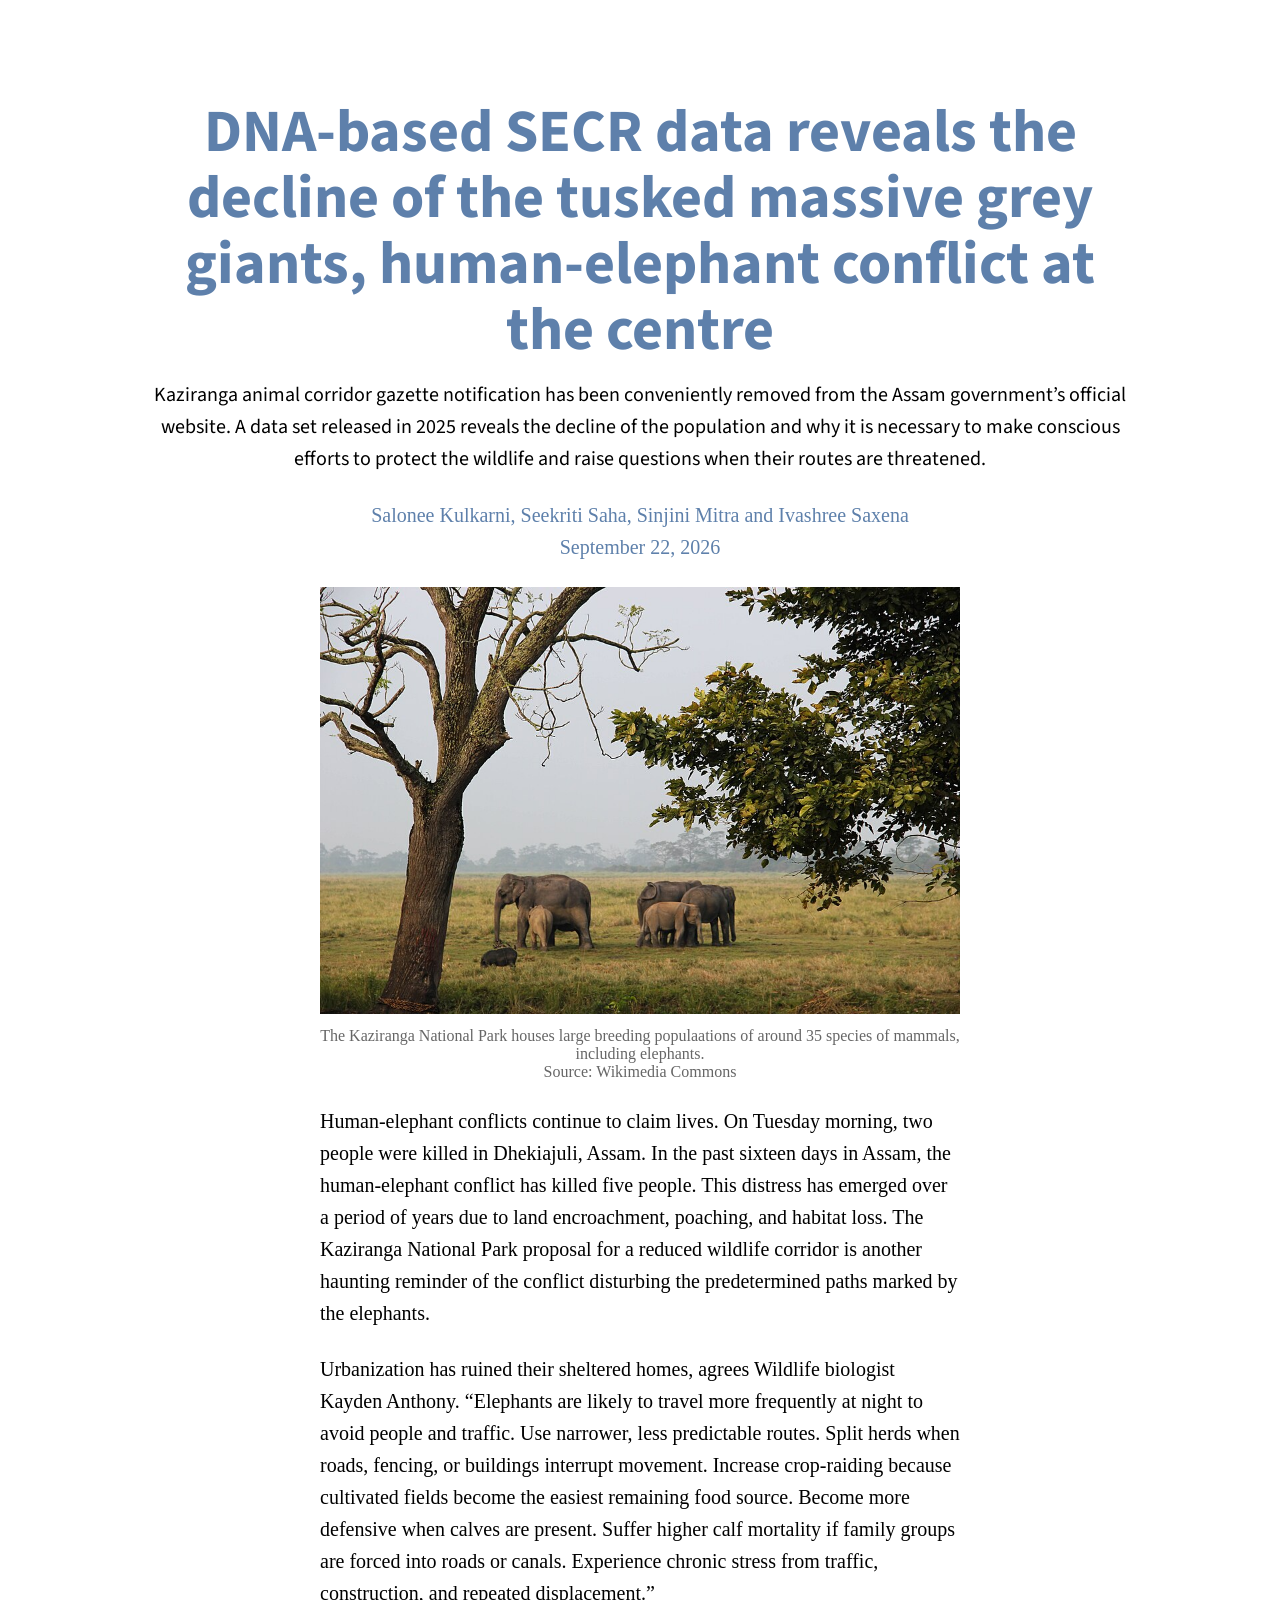
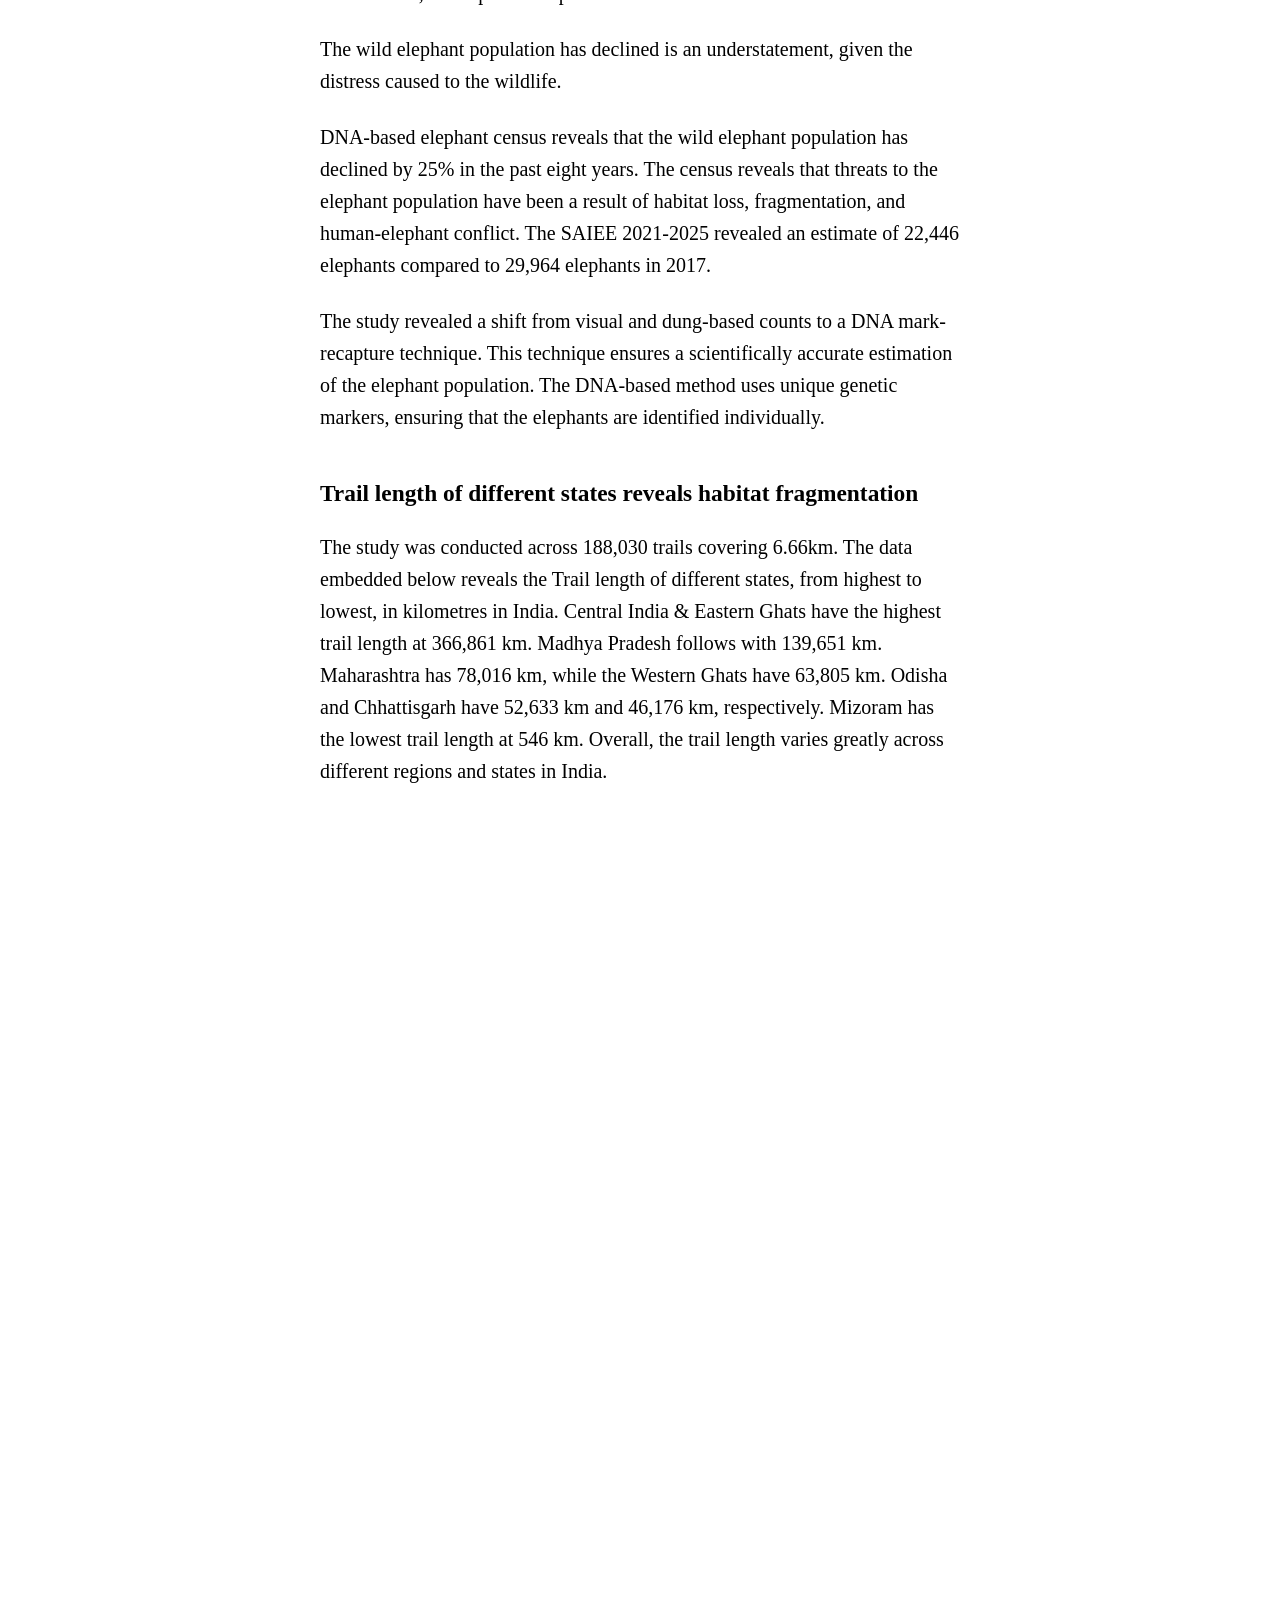
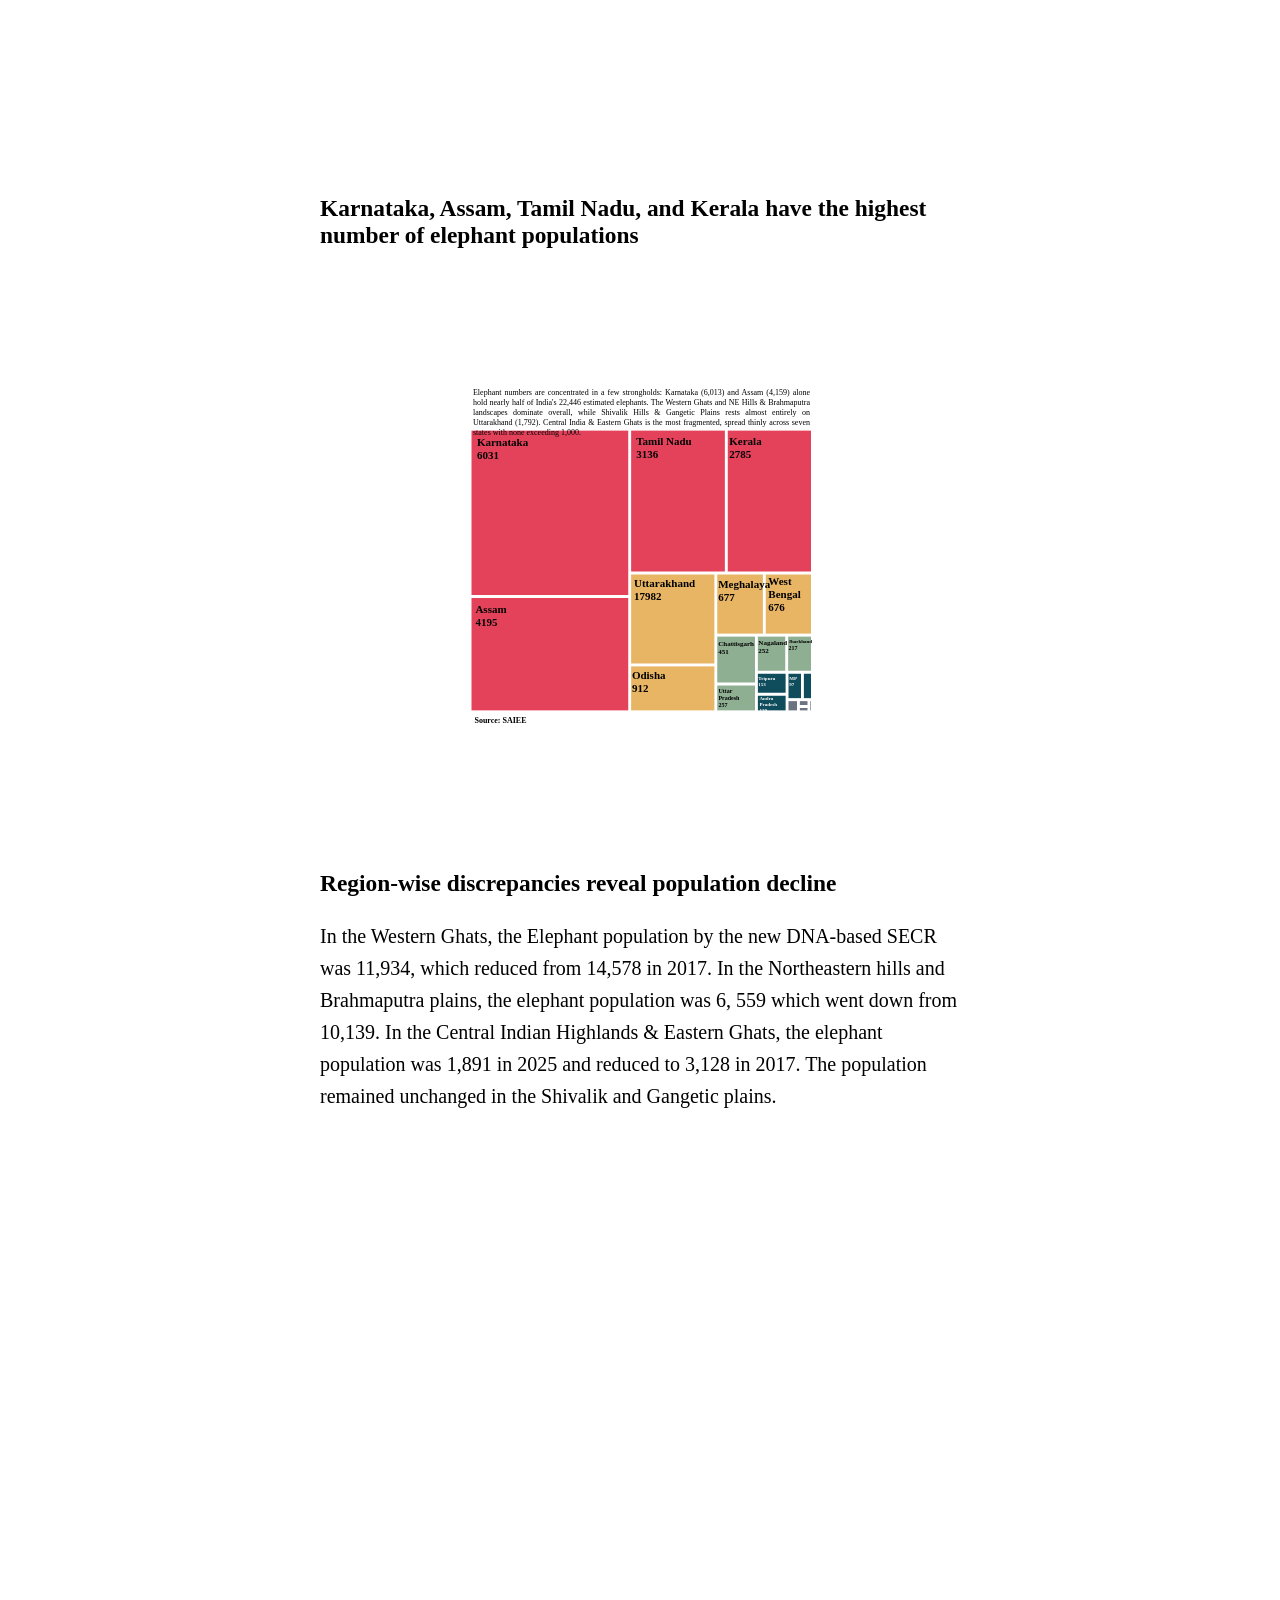
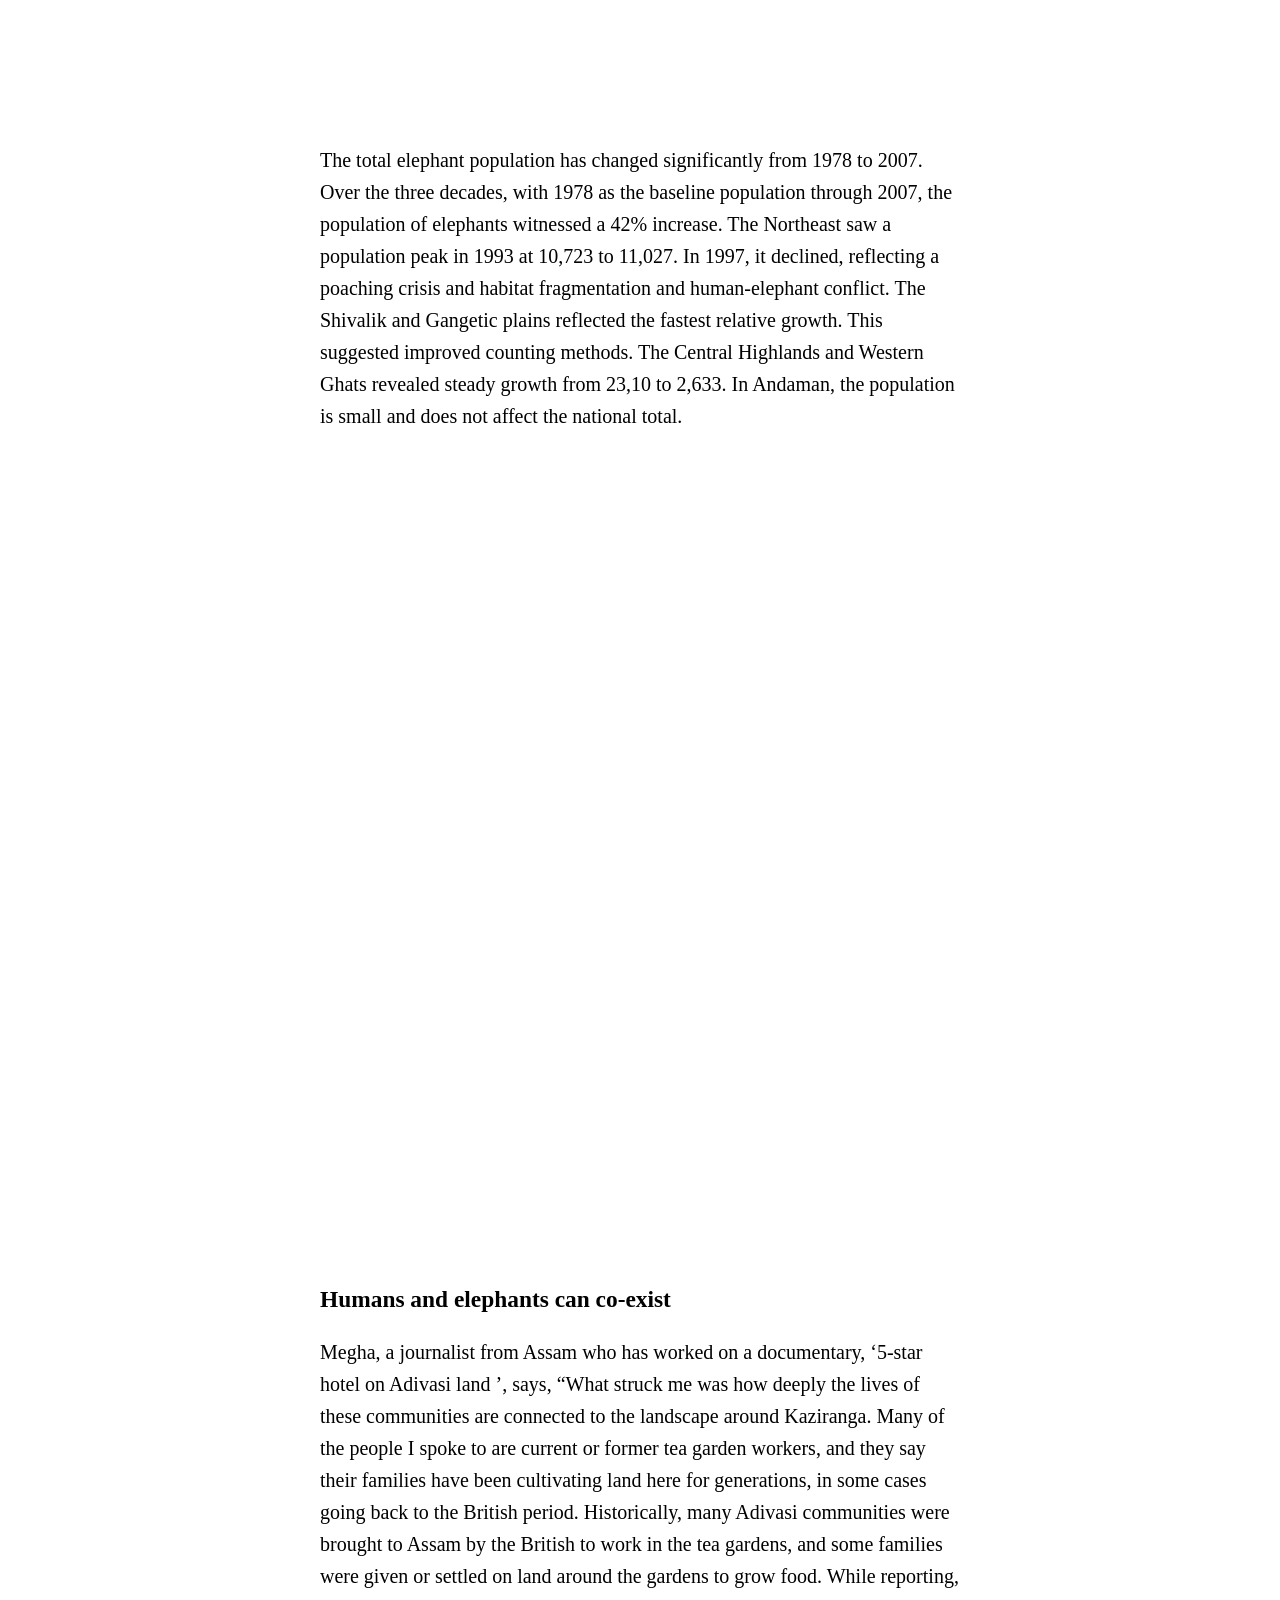
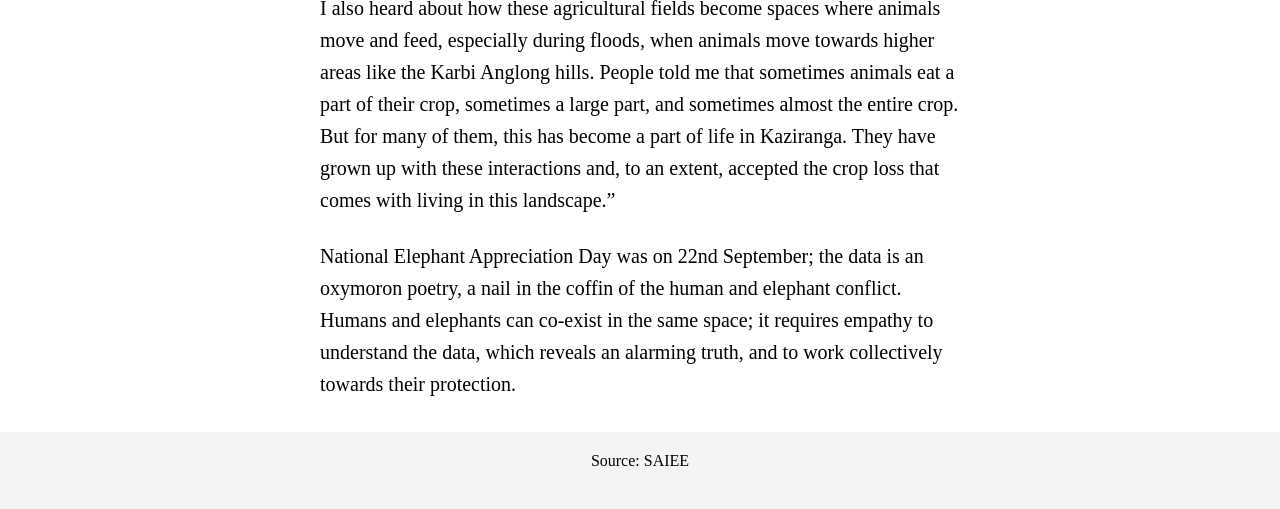
<file: index.html>
<!DOCTYPE html>
<html>

<head>
    <meta charset="utf-8">
    <meta name="viewport" content="width=device-width, initial-scale=1">
    <title>India's elephant population</title>

    <!-- Google fonts -->
    <link rel="preconnect" href="https://fonts.gstatic.com" crossorigin>
    <link rel="preconnect" href="https://fonts.googleapis.com">
    <link rel="preconnect" href="https://fonts.gstatic.com" crossorigin>
    <link href="https://fonts.googleapis.com/css2?family=Lora:ital,wght@0,400;0,700;1,400;1,700&display=swap"
        rel="stylesheet">
    <link href="https://fonts.googleapis.com/css2?family=Source+Sans+3:ital,wght@0,400;0,500;0,700;1,400;1,500&display=swap" rel="stylesheet">
    <link rel="stylesheet" href="style.css">
</head>

<body>
    <div class="content">
        <div class="header">
            <h1>DNA-based SECR data reveals the decline of the tusked massive grey giants, human-elephant conflict at the centre</h1>
            <p class="subhead">Kaziranga animal corridor gazette notification has been conveniently removed from the Assam government’s official website. A data set released in 2025 reveals the decline of the population and why it is necessary to make conscious efforts to protect the wildlife and raise questions when their routes are threatened.</p>
        </div>
        <div class="byline">
            <p>Salonee Kulkarni, Seekriti Saha, Sinjini Mitra and Ivashree Saxena<br> September 22, 2026</p>
        </div>
        <figure>
            <img
                src="elephant-kaziranga.jpg">
            <figcaption>The Kaziranga National Park houses large breeding populaations of around 35 species of mammals, including elephants.<br>Source: Wikimedia Commons</figcaption>
        </figure>
        
    
    <p>Human-elephant conflicts continue to claim lives. On Tuesday morning, two people were killed in Dhekiajuli, Assam. In the past sixteen days in Assam, the human-elephant conflict has killed five people. This distress has emerged over a period of years due to land encroachment, poaching, and habitat loss. The Kaziranga National Park proposal for a reduced wildlife corridor is another haunting reminder of the conflict disturbing the predetermined paths marked by the elephants.</p>

    <p>Urbanization has ruined their sheltered homes, agrees Wildlife biologist Kayden Anthony. “Elephants are likely to travel more frequently at night to avoid people and traffic. Use narrower, less predictable routes. Split herds when roads, fencing, or buildings interrupt movement. Increase crop-raiding because cultivated fields become the easiest remaining food source. Become more defensive when calves are present. Suffer higher calf mortality if family groups are forced into roads or canals. Experience chronic stress from traffic, construction, and repeated displacement.”</p>
    
    <p>The wild elephant population has declined is an understatement, given the distress caused to the wildlife.</p>

    <p>DNA-based elephant census reveals that the wild elephant population has declined by 25% in the past eight years. The census reveals that threats to the elephant population have been a result of habitat loss, fragmentation, and human-elephant conflict. The SAIEE 2021-2025 revealed an estimate of 22,446 elephants compared to 29,964 elephants in 2017.</p>

    <p>The study revealed a shift from visual and dung-based counts to a DNA mark-recapture technique. This technique ensures a scientifically accurate estimation of the elephant population. The DNA-based method uses unique genetic markers, ensuring that the elephants are identified individually. </p>

    <h3>Trail length of different states reveals habitat fragmentation</h3>
        
    <p>The study was conducted across 188,030 trails covering 6.66km. The data embedded below reveals the Trail length of different states, from highest to lowest, in kilometres in India. Central India & Eastern Ghats have the highest trail length at 366,861 km.  ⁠Madhya Pradesh follows with 139,651 km. Maharashtra has 78,016 km, while the Western Ghats have 63,805 km. ⁠Odisha and Chhattisgarh have 52,633 km and 46,176 km, respectively. Mizoram has the lowest trail length at 546 km. Overall, the trail length varies greatly across different regions and states in India.</p>

    <iframe title="Trail length km of different states from highest to lowest." aria-label="Bar Chart" id="datawrapper-chart-Xp379" src="https://datawrapper.dwcdn.net/Xp379/1/" scrolling="no" frameborder="0" style="width: 0; min-width: 100% !important; border: none;" height="932" data-external="1"></iframe>
    
    <script type="text/javascript">(function(){function e(){window.addEventListener(`message`,function(e){if(e.data[`datawrapper-height`]!==void 0){var t=document.querySelectorAll(`iframe`);for(var n in e.data[`datawrapper-height`])for(var r=0,i;i=t[r];r++)if(i.contentWindow===e.source){var a=e.data[`datawrapper-height`][n]+`px`;i.style.height=a}}})}e()})();</script>

    <h3>Karnataka, Assam, Tamil Nadu, and Kerala have the highest number of elephant populations</h3>

    <div class="full-width">
        <p class="visually-hidden">The graphic has three scatter plots showing where Deepti Sharma stands compared to other bowlers in Tests, ODIs and T20Is. All players are shown using yellow dots while Deepti Sharma is shown using a red dot.</p>
        <iframe id="elephant-iframe" src="elephant/two.html" width="100%" frameborder="0"></iframe>
    </div>

    <h3>Region-wise discrepancies reveal population decline</h3>

    <p>In the Western Ghats, the Elephant population by the new DNA-based SECR was 11,934, which reduced from 14,578 in 2017. In the Northeastern hills and Brahmaputra plains, the elephant population was 6, 559 which went down from 10,139. In the Central Indian Highlands & Eastern Ghats, the elephant population was 1,891 in 2025 and reduced to 3,128 in 2017. The population remained unchanged in the Shivalik and Gangetic plains.</p>

    <iframe title="Regions in India have the highest estimation of population of elephants based on DNA based SECR" aria-label="Column Chart" id="datawrapper-chart-Al6fs" src="https://datawrapper.dwcdn.net/Al6fs/4/" scrolling="no" frameborder="0" style="width: 0; min-width: 100% !important; border: none;" height="579" data-external="1"></iframe>
    
    <script type="text/javascript">(function(){function e(){window.addEventListener(`message`,function(e){if(e.data[`datawrapper-height`]!==void 0){var t=document.querySelectorAll(`iframe`);for(var n in e.data[`datawrapper-height`])for(var r=0,i;i=t[r];r++)if(i.contentWindow===e.source){var a=e.data[`datawrapper-height`][n]+`px`;i.style.height=a}}})}e()})();</script>
        
    <p>The total elephant population has changed significantly from 1978 to 2007. Over the three decades, with 1978 as the baseline population through 2007, the population of elephants witnessed a 42% increase. The Northeast saw a population peak in 1993 at 10,723 to 11,027. In 1997, it declined, reflecting a poaching crisis and habitat fragmentation and human-elephant conflict. The Shivalik and Gangetic plains reflected the fastest relative growth. This suggested improved counting methods. The Central Highlands and Western Ghats revealed steady growth from 23,10 to 2,633. In Andaman, the population is small and does not affect the national total.</p>

    <iframe title="Total population of elephants from 1978-93 to 2007" aria-label="Grouped Bars" id="datawrapper-chart-YBWVc" src="https://datawrapper.dwcdn.net/YBWVc/1/" scrolling="no" frameborder="0" style="width: 0; min-width: 100% !important; border: none;" height="777" data-external="1"></iframe>
    
    <script type="text/javascript">(function(){function e(){window.addEventListener(`message`,function(e){if(e.data[`datawrapper-height`]!==void 0){var t=document.querySelectorAll(`iframe`);for(var n in e.data[`datawrapper-height`])for(var r=0,i;i=t[r];r++)if(i.contentWindow===e.source){var a=e.data[`datawrapper-height`][n]+`px`;i.style.height=a}}})}e()})();</script>

    <h3>Humans and elephants can co-exist</h3>

    <p>Megha, a journalist from Assam who has worked on a documentary, ‘5-star hotel on Adivasi land ’, says, “What struck me was how deeply the lives of these communities are connected to the landscape around Kaziranga. Many of the people I spoke to are current or former tea garden workers, and they say their families have been cultivating land here for generations, in some cases going back to the British period. Historically, many Adivasi communities were brought to Assam by the British to work in the tea gardens, and some families were given or settled on land around the gardens to grow food. While reporting, I also heard about how these agricultural fields become spaces where animals move and feed, especially during floods, when animals move towards higher areas like the Karbi Anglong hills. People told me that sometimes animals eat a part of their crop, sometimes a large part, and sometimes almost the entire crop. But for many of them, this has become a part of life in Kaziranga. They have grown up with these interactions and, to an extent, accepted the crop loss that comes with living in this landscape.”</p>

    <p>National Elephant Appreciation Day was on 22nd September; the data is an oxymoron poetry, a nail in the coffin of the human and elephant conflict. Humans and elephants can co-exist in the same space; it requires empathy to understand the data, which reveals an alarming truth, and to work collectively towards their protection.</p>
</div>

<div class="footer">
    <div class="content">
        <p>Source: SAIEE</p>
            
    </div>
</div>
     
</body>

</html>
</file>
<file: style.css>
body {
    margin: 0;
    font-size: 20px;
    font-family: Source Sans 3, serif;
    text-rendering: optimizeLegibility;
    /* background-color: #d7dde8; */
}

.content {
    max-width: 640px;
    margin: auto;
}

.header {
    padding: 3em 0;
}

a {
    color: #f05349;
}

.byline {
    font-size: 1em;
    text-align: center;
    margin-top: -3em;
    color: #5e80ab;
}

figure {
    margin: 0;
    padding-bottom: 1.2em;
    max-width: none;
}

figcaption {
    font-size: 0.8em;
    text-align: center;
    margin-top: 0.5em;
    color: #666;
}

h1 {
    font-family: "Source Sans 3", sans-serif;
    font-weight: bold;
    font-size: 3em;
    line-height: 1.1;
    width: 100vw;
    position: relative;
    left: 50%;
    right: 50%;
    margin-left: -50vw;
    margin-right: -50vw;
    margin-bottom: 0.25em;
    color: #5e80ab;
    box-sizing: border-box;
    padding-left: max(0.5em, calc(50vw - 320px));
    padding-right: max(0.5em, calc(50vw - 320px));
    text-align: center;
}

.subhead {
    font-family: "Source Sans 3", sans-serif;
    width: 100vw;
    position: relative;
    left: 50%;
    right: 50%;
    margin-left: -50vw;
    margin-right: -50vw;
    font-size: 1em;
    margin-bottom: 0em;
    box-sizing: border-box;
    padding-left: max(0.5em, calc(50vw - 320px));
    padding-right: max(0.5em, calc(50vw - 320px));
    text-align: center;
}

@media (min-width: 640px) {
    h1,
    .subhead {
        padding-left: max(0.5em, calc(50vw - 500px));
        padding-right: max(0.5em, calc(50vw - 500px));
    }
}

iframe,
img,
video {
    max-width: 100%;
}

p {
    line-height: 1.6;
    margin: 0;
    padding-bottom: 1.2em;
}

iframe {
    padding-bottom: 1.2em;
}

code {
    font-family: 'Courier New', monospace;
    background: #fffbaf;
    font-size: 0.85em;
}

.full-width figure {
    text-align: center;
}

/* margin on mobile */
@media (max-width: 640px) {
    body {
        font-size: 18px;
    }

    .content {
        padding-left: 0.5em;
        padding-right: 0.5em;
    }
}

#elephant-iframe {
    width: 100%;
    height: 550px;
    border: none;
    display: block;
    margin-top: 0em;
}

@media (min-width: 1000px) {
    #elephant-iframe {
        height: 550px;
    }
}

#g-game-format-box p {
    font-family: 'Source Sans 3', sans-serif;
}

.visually-hidden {
    position: absolute;
    width: 1px;
    height: 1px;
    overflow: hidden;
    clip: rect(0, 0, 0, 0);
    white-space: nowrap;
}

.footer {
            background: #f4f4f4;
            text-align: center;
            font-size: 0.8em;
            margin-top: 0.5em;
            padding: 1em 0;
        }
</file>
